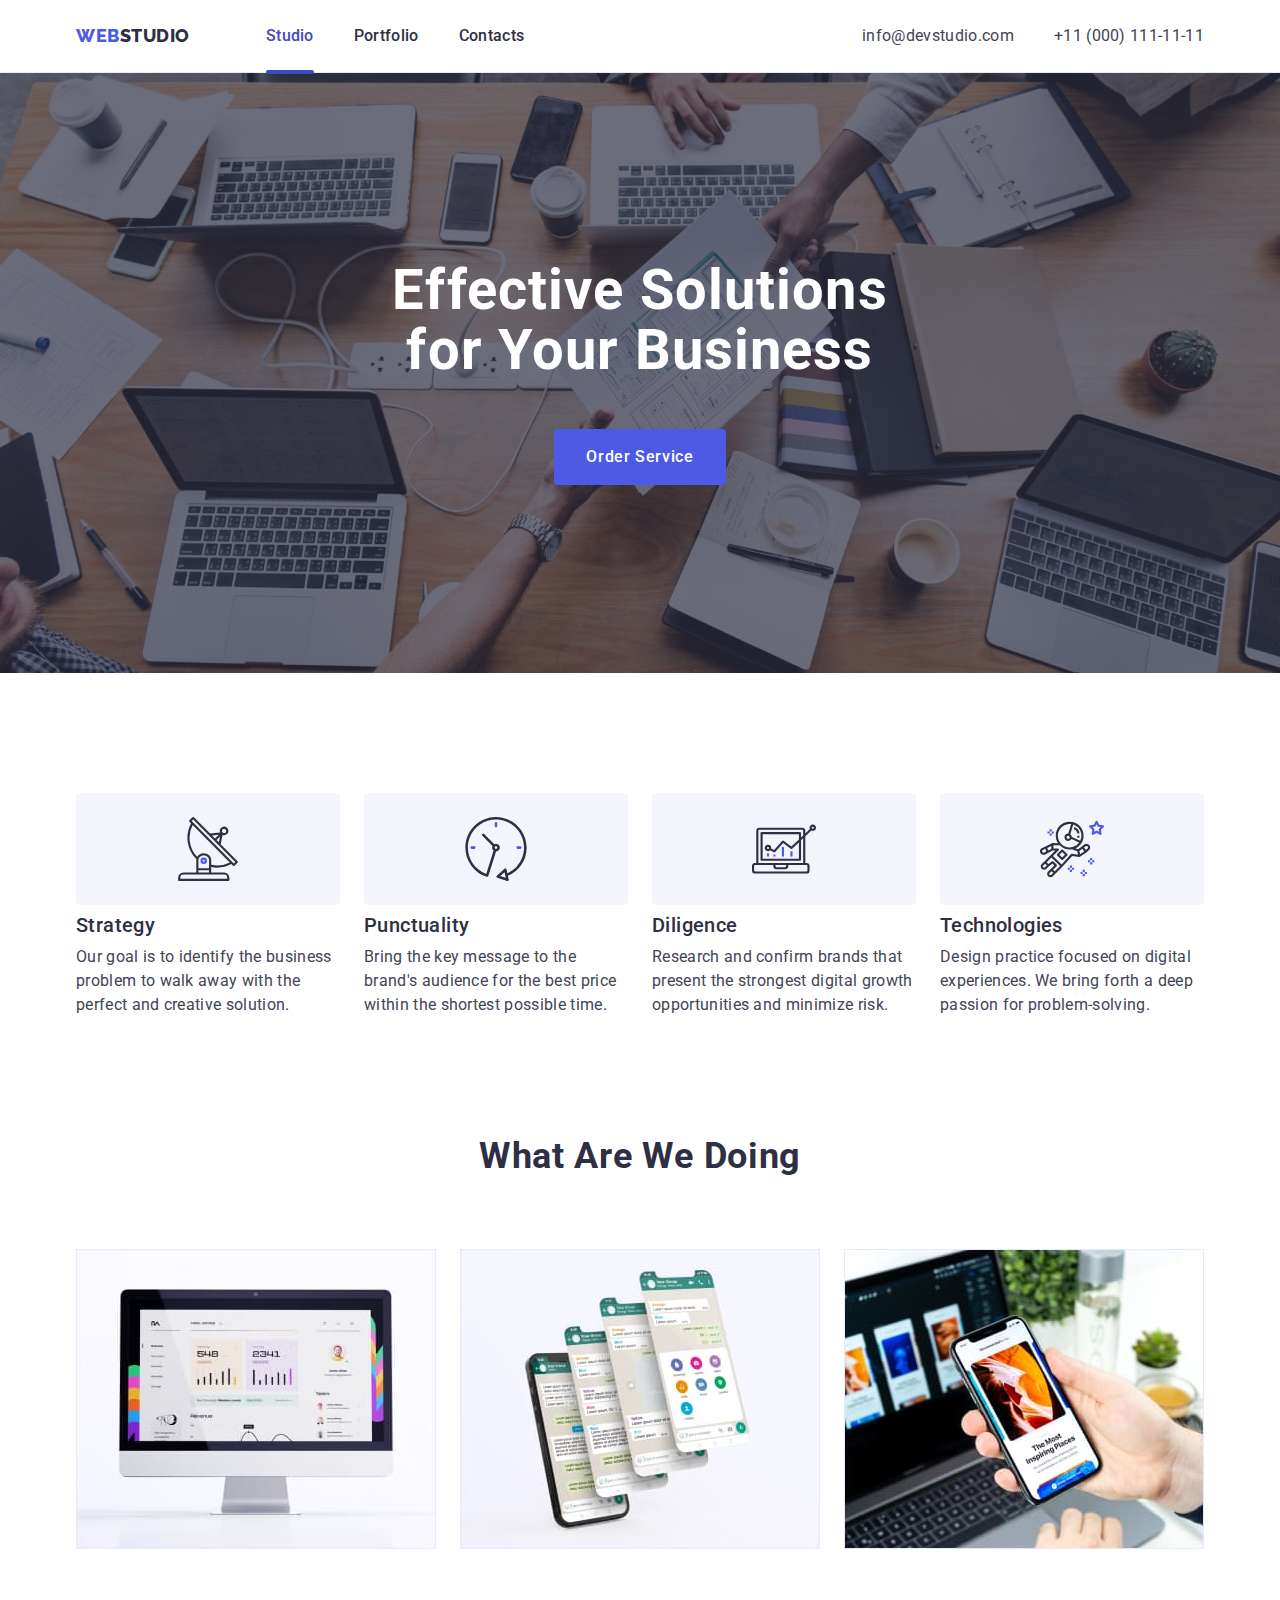
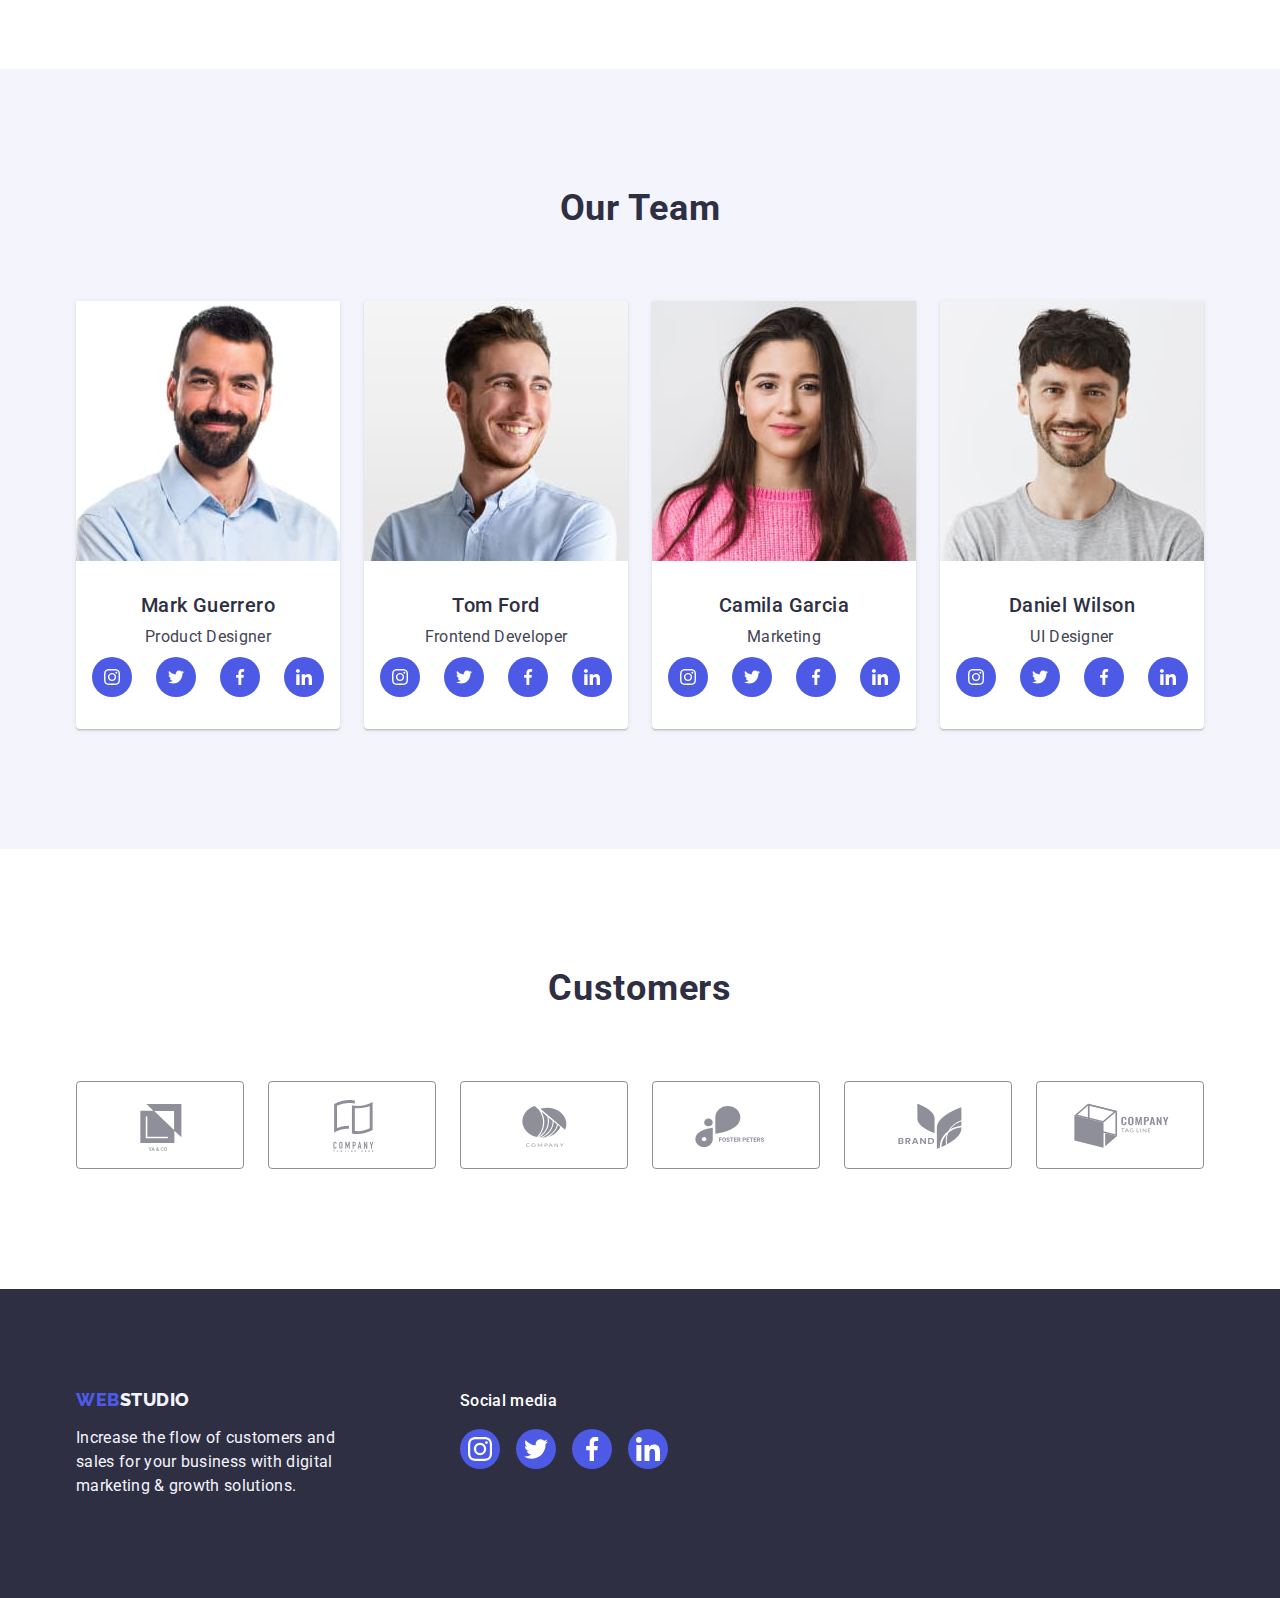
<file: index.html>
<!DOCTYPE html>
<html lang="en">
  <head>
    <meta charset="UTF-8" />
    <meta http-equiv="X-UA-Compatible" content="IE=edge" />
    <meta name="viewport" content="width=device-width, initial-scale=1.0" />
    <link rel="preconnect" href="https://fonts.googleapis.com" />
    <link rel="preconnect" href="https://fonts.gstatic.com" crossorigin />
    <link
      href="https://fonts.googleapis.com/css2?family=Raleway:wght@800&family=Roboto:wght@400;500;700;900&display=swap"
      rel="stylesheet"
    />
    <link
      rel="stylesheet"
      href="https://cdn.jsdelivr.net/npm/modern-normalize@1.1.0/modern-normalize.min.css"
    />
    <link rel="stylesheet" href="./css/styles.css" />

    <title>Document</title>
  </head>
  <body>
    <!-- Header -->
    <header class="header">
      <div class="container header-container">
        <nav class="header-nav">
          <a href="./index.html" class="logo-link link"
            >Web<span class="web-logo">Studio</span></a
          >

          <ul class="nav-list list">
            <li>
              <a href="./index.html" class="nav-list-item link current"
                >Studio</a
              >
            </li>
            <li>
              <a href="./portfolio.html" class="nav-list-item link"
                >Portfolio</a
              >
            </li>
            <li><a href="" class="nav-list-item link">Contacts</a></li>
          </ul>
        </nav>

        <address class="contact">
          <ul class="contact-list list">
            <li class="contact-list-item">
              <a class="contact-list-link link" href="mailto:info@devstudio.com"
                >info@devstudio.com</a
              >
            </li>
            <li class="contact-list-item">
              <a class="contact-list-link link" href="tel:+110001111111"
                >+11 (000) 111-11-11</a
              >
            </li>
          </ul>
        </address>
      </div>
    </header>

    <main>
      <!-- Section hero -->
      <section class="hero-section">
        <div class="container hero-container">
          <h1 class="main-title">Effective Solutions for Your Business</h1>

          <button class="btn" type="button" data-modal-open>
            Order Service
          </button>
        </div>
      </section>

      <!-- About -->
      <section class="section-about">
        <h2 class="about-title visually-hidden">About</h2>

        <div class="container about-container">
          <ul class="about-list list">
            <li class="about-list-item">
              <div class="about-icon-container">
                <svg class="about-icons">
                  <use
                    href="./images/svg-sprite/svg-sprite.svg#icon-antenna"
                  ></use>
                </svg>
              </div>
              <h3 class="about-list-title">Strategy</h3>
              <p class="about-list-text">
                Our goal is to identify the business problem to walk away with
                the perfect and creative solution.
              </p>
            </li>
            <li class="about-list-item">
              <div class="about-icon-container">
                <svg class="about-icons">
                  <use
                    href="./images/svg-sprite/svg-sprite.svg#icon-clock"
                  ></use>
                </svg>
              </div>
              <h3 class="about-list-title">Punctuality</h3>
              <p class="about-list-text">
                Bring the key message to the brand's audience for the best price
                within the shortest possible time.
              </p>
            </li>
            <li class="about-list-item">
              <div class="about-icon-container">
                <svg class="about-icons">
                  <use
                    href="./images/svg-sprite/svg-sprite.svg#icon-diagram"
                  ></use>
                </svg>
              </div>
              <h3 class="about-list-title">Diligence</h3>
              <p class="about-list-text">
                Research and confirm brands that present the strongest digital
                growth opportunities and minimize risk.
              </p>
            </li>
            <li class="about-list-item">
              <div class="about-icon-container">
                <svg class="about-icons">
                  <use
                    href="./images/svg-sprite/svg-sprite.svg#icon-astronaut"
                  ></use>
                </svg>
              </div>
              <h3 class="about-list-title">Technologies</h3>
              <p class="about-list-text">
                Design practice focused on digital experiences. We bring forth a
                deep passion for problem-solving.
              </p>
            </li>
          </ul>
        </div>
      </section>

      <!-- Gallery -->
      <section class="gallery-section">
        <div class="container gallery-container">
          <h2 class="second-title">What are we doing</h2>
          <ul class="gallery-list list">
            <li class="gallery-list-item">
              <img
                class="gallery-picture"
                src="./images/gallery/gallery-img-1.jpg"
                alt="iMac with app"
              />
            </li>
            <li class="gallery-list-item">
              <img
                class="gallery-picture"
                src="./images/gallery/gallery-img-2.jpg"
                alt="Messenger in iPhone"
              />
            </li>
            <li class="gallery-list-item">
              <img
                class="gallery-picture"
                src="./images/gallery/gallery-img-3.jpg"
                alt="iPhone with Macbook"
              />
            </li>
          </ul>
        </div>
      </section>

      <!-- Team section -->
      <section class="team-section">
        <div class="container team-container">
          <h2 class="second-title">Our Team</h2>
          <ul class="team-list list">
            <li class="team-list-item">
              <img
                class="team-list-img"
                src="./images/team/team-1.jpg"
                alt="Mark Guerrero"
                width="264"
              />
              <div class="team-card-container">
                <h3 class="teammate">Mark Guerrero</h3>
                <p class="teammate-position">Product Designer</p>
                <ul class="team-soc-list">
                  <li class="team-soc-item">
                    <a href="" class="team-soc-links">
                      <svg class="soc-icons" width="16" height="16">
                        <use
                          href="./images/svg-sprite/svg-sprite.svg#icon-instagram"
                        ></use>
                      </svg>
                    </a>
                  </li>
                  <li class="team-soc-item">
                    <a href="" class="team-soc-links">
                      <svg class="soc-icons" width="16" height="16">
                        <use
                          href="./images/svg-sprite/svg-sprite.svg#icon-twitter"
                        ></use>
                      </svg>
                    </a>
                  </li>
                  <li class="team-soc-item">
                    <a href="" class="team-soc-links">
                      <svg class="soc-icons" width="16" height="16">
                        <use
                          href="./images/svg-sprite/svg-sprite.svg#icon-facebook"
                        ></use>
                      </svg>
                    </a>
                  </li>
                  <li class="team-soc-item">
                    <a href="" class="team-soc-links">
                      <svg class="soc-icons" width="16" height="16">
                        <use
                          href="./images/svg-sprite/svg-sprite.svg#icon-linkedin"
                        ></use>
                      </svg>
                    </a>
                  </li>
                </ul>
              </div>
            </li>
            <li class="team-list-item">
              <img
                class="team-list-img"
                src="./images/team/team-2.jpg"
                alt="Tom Ford"
                width="264"
              />
              <div class="team-card-container">
                <h3 class="teammate">Tom Ford</h3>
                <p class="teammate-position">Frontend Developer</p>
                <ul class="team-soc-list">
                  <li class="team-soc-item">
                    <a href="" class="team-soc-links">
                      <svg class="soc-icons" width="16" height="16">
                        <use
                          href="./images/svg-sprite/svg-sprite.svg#icon-instagram"
                        ></use>
                      </svg>
                    </a>
                  </li>
                  <li class="team-soc-item">
                    <a href="" class="team-soc-links">
                      <svg class="soc-icons" width="16" height="16">
                        <use
                          href="./images/svg-sprite/svg-sprite.svg#icon-twitter"
                        ></use>
                      </svg>
                    </a>
                  </li>
                  <li class="team-soc-item">
                    <a href="" class="team-soc-links">
                      <svg class="soc-icons" width="16" height="16">
                        <use
                          href="./images/svg-sprite/svg-sprite.svg#icon-facebook"
                        ></use>
                      </svg>
                    </a>
                  </li>
                  <li class="team-soc-item">
                    <a href="" class="team-soc-links">
                      <svg class="soc-icons" width="16" height="16">
                        <use
                          href="./images/svg-sprite/svg-sprite.svg#icon-linkedin"
                        ></use>
                      </svg>
                    </a>
                  </li>
                </ul>
              </div>
            </li>
            <li class="team-list-item">
              <img
                class="team-list-img"
                src="./images/team/team-3.jpg"
                alt="Camila Garcia"
                width="264"
              />
              <div class="team-card-container">
                <h3 class="teammate">Camila Garcia</h3>
                <p class="teammate-position">Marketing</p>
                <ul class="team-soc-list">
                  <li class="team-soc-item">
                    <a href="" class="team-soc-links">
                      <svg class="soc-icons" width="16" height="16">
                        <use
                          href="./images/svg-sprite/svg-sprite.svg#icon-instagram"
                        ></use>
                      </svg>
                    </a>
                  </li>
                  <li class="team-soc-item">
                    <a href="" class="team-soc-links">
                      <svg class="soc-icons" width="16" height="16">
                        <use
                          href="./images/svg-sprite/svg-sprite.svg#icon-twitter"
                        ></use>
                      </svg>
                    </a>
                  </li>
                  <li class="team-soc-item">
                    <a href="" class="team-soc-links">
                      <svg class="soc-icons" width="16" height="16">
                        <use
                          href="./images/svg-sprite/svg-sprite.svg#icon-facebook"
                        ></use>
                      </svg>
                    </a>
                  </li>
                  <li class="team-soc-item">
                    <a href="" class="team-soc-links">
                      <svg class="soc-icons" width="16" height="16">
                        <use
                          href="./images/svg-sprite/svg-sprite.svg#icon-linkedin"
                        ></use>
                      </svg>
                    </a>
                  </li>
                </ul>
              </div>
            </li>
            <li class="team-list-item">
              <img
                class="team-list-img"
                src="./images/team/team-4.jpg"
                alt="Daniel Wilson"
                width="264"
              />
              <div class="team-card-container">
                <h3 class="teammate">Daniel Wilson</h3>
                <p class="teammate-position">UI Designer</p>
                <ul class="team-soc-list">
                  <li class="team-soc-item">
                    <a href="" class="team-soc-links">
                      <svg class="soc-icons" width="16" height="16">
                        <use
                          href="./images/svg-sprite/svg-sprite.svg#icon-instagram"
                        ></use>
                      </svg>
                    </a>
                  </li>
                  <li class="team-soc-item">
                    <a href="" class="team-soc-links">
                      <svg class="soc-icons" width="16" height="16">
                        <use
                          href="./images/svg-sprite/svg-sprite.svg#icon-twitter"
                        ></use>
                      </svg>
                    </a>
                  </li>
                  <li class="team-soc-item">
                    <a href="" class="team-soc-links">
                      <svg class="soc-icons" width="16" height="16">
                        <use
                          href="./images/svg-sprite/svg-sprite.svg#icon-facebook"
                        ></use>
                      </svg>
                    </a>
                  </li>
                  <li class="team-soc-item">
                    <a href="" class="team-soc-links">
                      <svg class="soc-icons" width="16" height="16">
                        <use
                          href="./images/svg-sprite/svg-sprite.svg#icon-linkedin"
                        ></use>
                      </svg>
                    </a>
                  </li>
                </ul>
              </div>
            </li>
          </ul>
        </div>
      </section>

      <!-- Customers section -->
      <section class="customers">
        <div class="container">
          <h2 class="customers-title">Customers</h2>

          <ul class="customers-list list">
            <li class="customers-list-item">
              <a href="" class="customers-list-link link">
                <svg class="customers-icons" width="104" height="56">
                  <use
                    href="./images/svg-sprite/svg-sprite.svg#icon-logo-company-one"
                  ></use>
                </svg>
              </a>
            </li>
            <li class="customers-list-item">
              <a href="" class="customers-list-link link">
                <svg class="customers-icons" width="104" height="56">
                  <use
                    href="./images/svg-sprite/svg-sprite.svg#icon-logo-company-two"
                  ></use>
                </svg>
              </a>
            </li>
            <li class="customers-list-item">
              <a href="" class="customers-list-link link">
                <svg class="customers-icons" width="104" height="56">
                  <use
                    href="./images/svg-sprite/svg-sprite.svg#icon-logo-company-three"
                  ></use>
                </svg>
              </a>
            </li>
            <li class="customers-list-item">
              <a href="" class="customers-list-link link">
                <svg class="customers-icons" width="104" height="56">
                  <use
                    href="./images/svg-sprite/svg-sprite.svg#icon-logo-company-four"
                  ></use>
                </svg>
              </a>
            </li>
            <li class="customers-list-item">
              <a href="" class="customers-list-link link">
                <svg class="customers-icons" width="104" height="56">
                  <use
                    href="./images/svg-sprite/svg-sprite.svg#icon-logo-company-five"
                  ></use>
                </svg>
              </a>
            </li>
            <li class="customers-list-item">
              <a href="" class="customers-list-link link">
                <svg class="customers-icons" width="104" height="56">
                  <use
                    href="./images/svg-sprite/svg-sprite.svg#icon-logo-company-six"
                  ></use>
                </svg>
              </a>
            </li>
          </ul>
        </div>
      </section>
    </main>

    <!-- Footer -->
    <footer class="footer">
      <div class="container footer-container">
        <div class="footer-container-secondary">
          <a class="logo-link-footer link" href="./index.html"
            >Web<span class="web-logo-footer">Studio</span></a
          >

          <p class="footer-text">
            Increase the flow of customers and sales for your business with
            digital marketing & growth solutions.
          </p>
        </div>

        <div class="footer-soc-media">
          <p class="footer-soc-text">Social media</p>

          <ul class="footer-soc-list">
            <li class="footer-soc-item">
              <a href="" class="footer-soc-links">
                <svg class="footer-soc-icons" width="24" height="24">
                  <use
                    href="./images/svg-sprite/svg-sprite.svg#icon-instagram"
                  ></use>
                </svg>
              </a>
            </li>
            <li class="footer-soc-item">
              <a href="" class="footer-soc-links">
                <svg class="footer-soc-icons" width="24" height="24">
                  <use
                    href="./images/svg-sprite/svg-sprite.svg#icon-twitter"
                  ></use>
                </svg>
              </a>
            </li>
            <li class="footer-soc-item">
              <a href="" class="footer-soc-links">
                <svg class="footer-soc-icons" width="24" height="24">
                  <use
                    href="./images/svg-sprite/svg-sprite.svg#icon-facebook"
                  ></use>
                </svg>
              </a>
            </li>
            <li class="footer-soc-item">
              <a href="" class="footer-soc-links">
                <svg class="footer-soc-icons" width="24" height="24">
                  <use
                    href="./images/svg-sprite/svg-sprite.svg#icon-linkedin"
                  ></use>
                </svg>
              </a>
            </li>
          </ul>
        </div>
      </div>
    </footer>

    <!-- Modal window -->
    <div class="backdrop is-hidden" data-modal>
      <div class="modal-window">
        <button class="modal-close-btn" data-modal-close>
          <svg class="modal-close-icon" width="8px" height="8px">
            <use
              href="./images/svg-sprite/svg-sprite.svg#icon-close-black"
            ></use>
          </svg>
        </button>
      </div>
    </div>

    <script src="./js/modal.js"></script>
  </body>
</html>
</file>
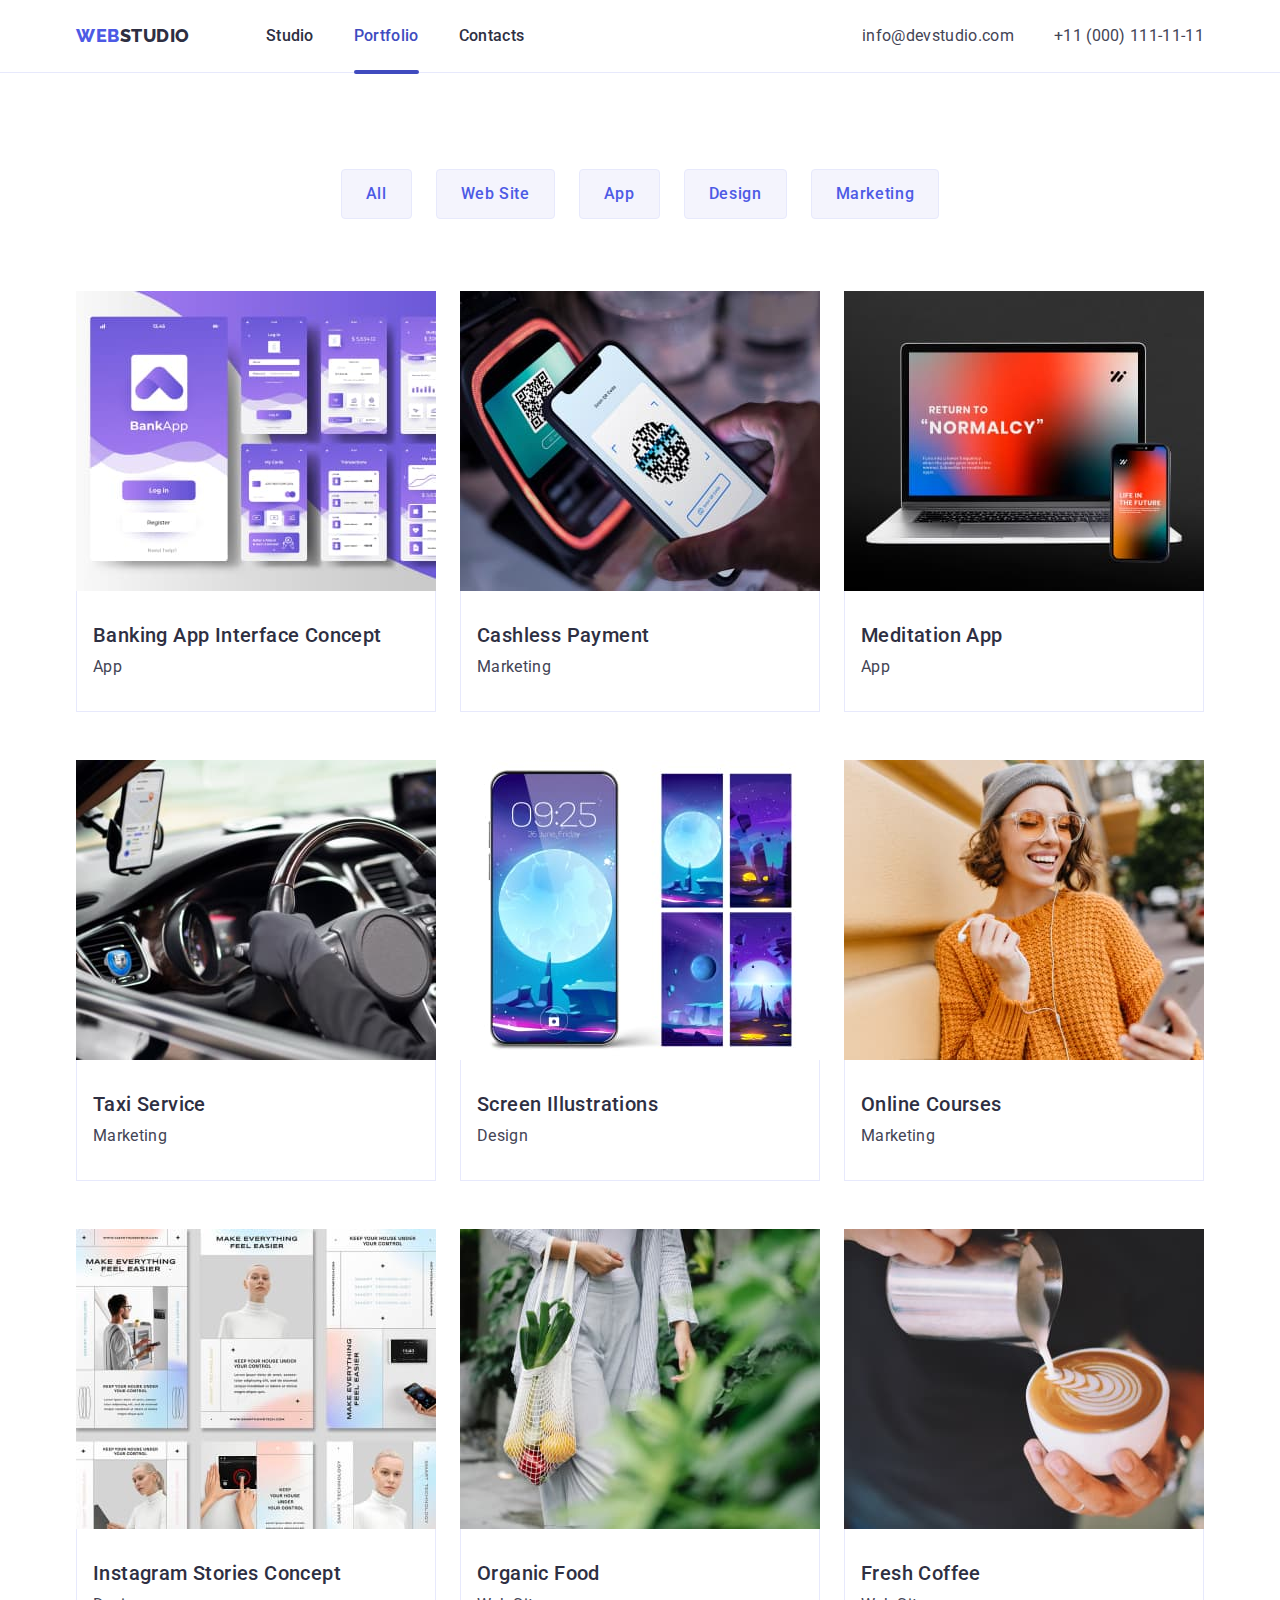
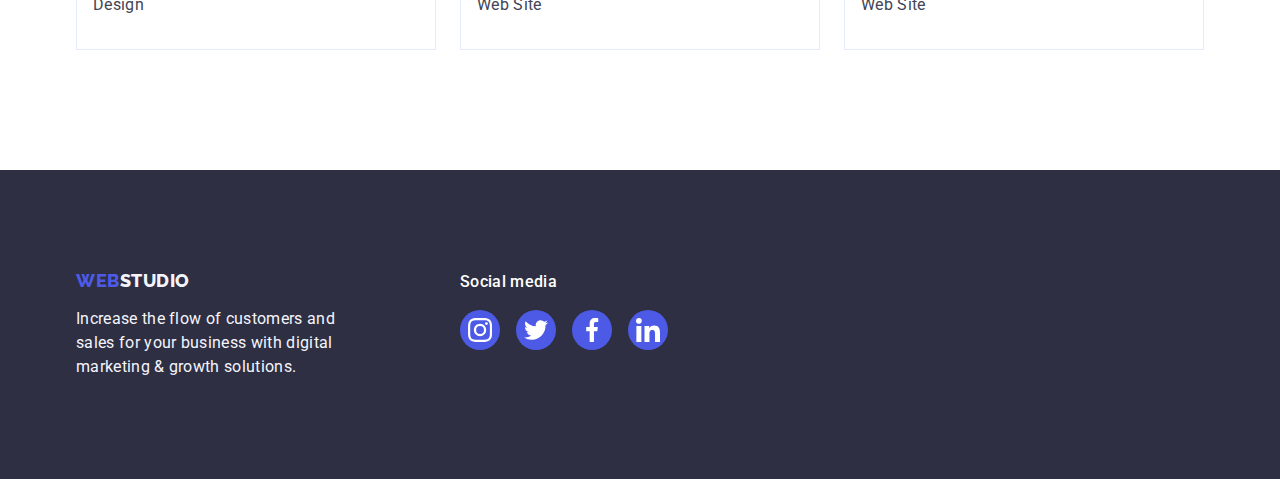
<file: portfolio.html>
<!DOCTYPE html>
<html lang="en">
  <head>
    <meta charset="UTF-8" />
    <meta http-equiv="X-UA-Compatible" content="IE=edge" />
    <meta name="viewport" content="width=device-width, initial-scale=1.0" />
    <link rel="preconnect" href="https://fonts.googleapis.com" />
    <link rel="preconnect" href="https://fonts.gstatic.com" crossorigin />
    <link
      href="https://fonts.googleapis.com/css2?family=Raleway:wght@800&family=Roboto:wght@400;500;700;900&display=swap"
      rel="stylesheet"
    />
    <link
      rel="stylesheet"
      href="https://cdn.jsdelivr.net/npm/modern-normalize@1.1.0/modern-normalize.min.css"
    />
    <link rel="stylesheet" href="./css/styles.css" />
    <title>Portfolio</title>
  </head>
  <body>
    <!-- Header -->
    <header class="header">
      <div class="container header-container">
        <nav class="header-nav">
          <a href="./index.html" class="logo-link link"
            >Web<span class="web-logo">Studio</span></a
          >

          <ul class="nav-list list">
            <li class="nav-list-item">
              <a href="./index.html" class="nav-list-item link">Studio</a>
            </li>
            <li class="nav-list-item">
              <a href="./portfolio.html" class="nav-list-item link current"
                >Portfolio</a
              >
            </li>
            <li class="nav-list-item">
              <a href="" class="nav-list-item link">Contacts</a>
            </li>
          </ul>
        </nav>

        <address class="contact">
          <ul class="contact-list list">
            <li class="contact-list-item">
              <a class="contact-list-link link" href="mailto:info@devstudio.com"
                >info@devstudio.com</a
              >
            </li>
            <li class="contact-list-item">
              <a class="contact-list-link link" href="tel:+110001111111"
                >+11 (000) 111-11-11</a
              >
            </li>
          </ul>
        </address>
      </div>
    </header>

    <!-- Main content -->
    <main>
      <section class="btn-filter">
        <h1 class="visually-hidden">Buttons</h1>
        <div class="container portfolio-container">
          <ul class="btn-list list">
            <li class="btn-list-item">
              <button class="btn-portfolio" type="button">All</button>
            </li>
            <li class="btn-list-item">
              <button class="btn-portfolio" type="button">Web Site</button>
            </li>
            <li class="btn-list-item">
              <button class="btn-portfolio" type="button">App</button>
            </li>
            <li class="btn-list-item">
              <button class="btn-portfolio" type="button">Design</button>
            </li>
            <li class="btn-list-item">
              <button class="btn-portfolio" type="button">Marketing</button>
            </li>
          </ul>

          <!-- Portfolio row -->
          <ul class="portfolio-list list">
            <li class="portfolio-list-item">
              <a href="" class="portfolio-list-link link">
                <div class="overlay-wrap">
                  <img
                    class="portfolio-images"
                    src="./images/portfolio/row-card-1.jpg"
                    alt="Site of bank"
                    width="360"
                    height="300"
                  />
                  <p class="overlay-text">
                    14 Stylish and User-Friendly App Design Concepts · Task
                    Manager App · Calorie Tracker App · Exotic Fruit Ecommerce
                    App · Cloud Storage App
                  </p>
                </div>
                <div class="portfolio-card-descr">
                  <h2 class="portfolio-cards-title">
                    Banking App Interface Concept
                  </h2>
                  <p class="portfolio-cards-subtitle">App</p>
                </div>
              </a>
            </li>
            <li class="portfolio-list-item">
              <a href="" class="portfolio-list-link link">
                <div class="overlay-wrap">
                  <img
                    class="portfolio-images"
                    src="./images/portfolio/row-card-2.jpg"
                    alt="Pay from phone"
                    width="360"
                    height="300"
                  />
                  <p class="overlay-text">
                    14 Stylish and User-Friendly App Design Concepts · Task
                    Manager App · Calorie Tracker App · Exotic Fruit Ecommerce
                    App · Cloud Storage App
                  </p>
                </div>
                <div class="portfolio-card-descr">
                  <h2 class="portfolio-cards-title">Cashless Payment</h2>
                  <p class="portfolio-cards-subtitle">Marketing</p>
                </div>
              </a>
            </li>
            <li class="portfolio-list-item">
              <a href="" class="portfolio-list-link link">
                <div class="overlay-wrap">
                  <img
                    class="portfolio-images"
                    src="./images/portfolio/row-card-3.jpg"
                    alt="Macbook and iPhone"
                    width="360"
                    height="300"
                  />
                  <p class="overlay-text">
                    14 Stylish and User-Friendly App Design Concepts · Task
                    Manager App · Calorie Tracker App · Exotic Fruit Ecommerce
                    App · Cloud Storage App
                  </p>
                </div>
                <div class="portfolio-card-descr">
                  <h2 class="portfolio-cards-title">Meditation App</h2>
                  <p class="portfolio-cards-subtitle">App</p>
                </div>
              </a>
            </li>
            <li class="portfolio-list-item">
              <a href="" class="portfolio-list-link link">
                <div class="overlay-wrap">
                  <img
                    class="portfolio-images"
                    src="./images/portfolio/row-card-4.jpg"
                    alt="Helm in the car"
                    width="360"
                    height="300"
                  />
                  <p class="overlay-text">
                    14 Stylish and User-Friendly App Design Concepts · Task
                    Manager App · Calorie Tracker App · Exotic Fruit Ecommerce
                    App · Cloud Storage App
                  </p>
                </div>
                <div class="portfolio-card-descr">
                  <h2 class="portfolio-cards-title">Taxi Service</h2>
                  <p class="portfolio-cards-subtitle">Marketing</p>
                </div>
              </a>
            </li>
            <li class="portfolio-list-item">
              <a href="" class="portfolio-list-link link">
                <div class="overlay-wrap">
                  <img
                    class="portfolio-images"
                    src="./images/portfolio/row-card-5.jpg"
                    alt="Phone and gallery of pictures"
                    width="360"
                    height="300"
                  />
                  <p class="overlay-text">
                    14 Stylish and User-Friendly App Design Concepts · Task
                    Manager App · Calorie Tracker App · Exotic Fruit Ecommerce
                    App · Cloud Storage App
                  </p>
                </div>
                <div class="portfolio-card-descr">
                  <h2 class="portfolio-cards-title">Screen Illustrations</h2>
                  <p class="portfolio-cards-subtitle">Design</p>
                </div>
              </a>
            </li>
            <li class="portfolio-list-item">
              <a href="" class="portfolio-list-link link">
                <div class="overlay-wrap">
                  <img
                    class="portfolio-images"
                    src="./images/portfolio/row-card-6.jpg"
                    alt="The girl with phone and headphones"
                    width="360"
                    height="300"
                  />
                  <p class="overlay-text">
                    14 Stylish and User-Friendly App Design Concepts · Task
                    Manager App · Calorie Tracker App · Exotic Fruit Ecommerce
                    App · Cloud Storage App
                  </p>
                </div>
                <div class="portfolio-card-descr">
                  <h2 class="portfolio-cards-title">Online Courses</h2>
                  <p class="portfolio-cards-subtitle">Marketing</p>
                </div>
              </a>
            </li>
            <li class="portfolio-list-item">
              <a href="" class="portfolio-list-link link">
                <div class="overlay-wrap">
                  <img
                    class="portfolio-images"
                    src="./images/portfolio/row-card-7.jpg"
                    alt="Pictures with instruction for Stories"
                    width="360"
                    height="300"
                  />
                  <p class="overlay-text">
                    14 Stylish and User-Friendly App Design Concepts · Task
                    Manager App · Calorie Tracker App · Exotic Fruit Ecommerce
                    App · Cloud Storage App
                  </p>
                </div>
                <div class="portfolio-card-descr">
                  <h2 class="portfolio-cards-title">
                    Instagram Stories Concept
                  </h2>
                  <p class="portfolio-cards-subtitle">Design</p>
                </div>
              </a>
            </li>
            <li class="portfolio-list-item">
              <a href="" class="portfolio-list-link link">
                <div class="overlay-wrap">
                  <img
                    class="portfolio-images"
                    src="./images/portfolio/row-card-8.jpg"
                    alt="The Package with productsWeb Site"
                    width="360"
                    height="300"
                  />
                  <p class="overlay-text">
                    14 Stylish and User-Friendly App Design Concepts · Task
                    Manager App · Calorie Tracker App · Exotic Fruit Ecommerce
                    App · Cloud Storage App
                  </p>
                </div>
                <div class="portfolio-card-descr">
                  <h2 class="portfolio-cards-title">Organic Food</h2>
                  <p class="portfolio-cards-subtitle">Web Site</p>
                </div>
              </a>
            </li>
            <li class="portfolio-list-item">
              <a href="" class="portfolio-list-link link">
                <div class="overlay-wrap">
                  <img
                    class="portfolio-images"
                    src="./images/portfolio/row-card-9.jpg"
                    alt="Milk is pouring to a cup of coffee"
                    width="360"
                    height="300"
                  />
                  <p class="overlay-text">
                    14 Stylish and User-Friendly App Design Concepts · Task
                    Manager App · Calorie Tracker App · Exotic Fruit Ecommerce
                    App · Cloud Storage App
                  </p>
                </div>
                <div class="portfolio-card-descr">
                  <h2 class="portfolio-cards-title">Fresh Coffee</h2>
                  <p class="portfolio-cards-subtitle">Web Site</p>
                </div>
              </a>
            </li>
          </ul>
        </div>
      </section>
    </main>

    <!-- Footer -->
    <footer class="footer">
      <div class="container footer-container">
        <div class="footer-container-secondary">
          <a class="logo-link-footer link" href="./index.html"
            >Web<span class="web-logo-footer">Studio</span></a
          >

          <p class="footer-text">
            Increase the flow of customers and sales for your business with
            digital marketing & growth solutions.
          </p>
        </div>

        <div class="footer-soc-media">
          <p class="footer-soc-text">Social media</p>

          <ul class="footer-soc-list">
            <li class="footer-soc-item">
              <a href="" class="footer-soc-links">
                <svg class="footer-soc-icons" width="24" height="24">
                  <use
                    href="./images/svg-sprite/svg-sprite.svg#icon-instagram"
                  ></use>
                </svg>
              </a>
            </li>
            <li class="footer-soc-item">
              <a href="" class="footer-soc-links">
                <svg class="footer-soc-icons" width="24" height="24">
                  <use
                    href="./images/svg-sprite/svg-sprite.svg#icon-twitter"
                  ></use>
                </svg>
              </a>
            </li>
            <li class="footer-soc-item">
              <a href="" class="footer-soc-links">
                <svg class="footer-soc-icons" width="24" height="24">
                  <use
                    href="./images/svg-sprite/svg-sprite.svg#icon-facebook"
                  ></use>
                </svg>
              </a>
            </li>
            <li class="footer-soc-item">
              <a href="" class="footer-soc-links">
                <svg class="footer-soc-icons" width="24" height="24">
                  <use
                    href="./images/svg-sprite/svg-sprite.svg#icon-linkedin"
                  ></use>
                </svg>
              </a>
            </li>
          </ul>
        </div>
      </div>
    </footer>
  </body>
</html>
</file>
<file: css/styles.css>
/* ========== COMPONENTS ========== */

:root {
  --main-family: "Roboto", sans-serif;
  --main-color: #2e2f42;
  --secondary-color: #434455;
  --main-background-color: #ffffff;
  --logo-color: #4d5ae5;
}

body {
  font-family: var(--main-family);
  color: var(--secondary-color);
  background-color: #ffffff;
}

h1,
h2,
h3,
h4,
h5,
h6,
p {
  margin: 0;
}

ul,
ol {
  margin: 0;
  padding: 0;
  list-style: none;
}

button {
  display: block;
  cursor: pointer;
  border: none;
  border-radius: 4px;
}

address {
  font-style: normal;
}

img {
  display: block;
  width: 100%;
  height: auto;
}

a {
  text-decoration: none;
}

.container {
  max-width: 1158px;
  margin: 0 auto;
  padding: 0 15px;
}

.visually-hidden {
  position: absolute;
  width: 1px;
  height: 1px;
  margin: -1px;
  border: 0;
  padding: 0;

  white-space: nowrap;
  clip-path: inset(100%);
  clip: rect(0 0 0 0);
  overflow: hidden;
}

/* ========== /COMPONENTS ========== */

/* ========== MAIN PAGE ========== */
/* ========== HEADER ========== */

.header {
  background: #ffffff;
  border-bottom: 1px solid #e7e9fc;
  padding-top: 24px;
  padding-bottom: 24px;
}

.header-container {
  display: flex;
  align-items: center;
}

.header-nav {
  display: flex;
  gap: 76px;
}

.nav-list {
  display: flex;
  gap: 40px;
}

.contact-list {
  display: flex;
  gap: 40px;
}

.logo-link {
  font-family: "Raleway", sans-serif;
  font-weight: 800;
  font-size: 18px;
  line-height: 1.17;
  display: flex;
  align-items: center;
  letter-spacing: 0.03em;
  text-transform: uppercase;
  color: var(--logo-color);
}

.web-logo {
  font-family: "Raleway", sans-serif;
  font-style: normal;
  font-weight: 800;
  font-size: 18px;
  line-height: 1.17;
  display: flex;
  align-items: center;
  letter-spacing: 0.03em;
  text-transform: uppercase;
  color: #2e2f42;
}

.nav-list-item {
  font-weight: 500;
  font-size: 16px;
  line-height: 1.5;
  letter-spacing: 0.02em;
  color: var(--main-color);

  transition: color 250ms cubic-bezier(0.4, 0, 0.2, 1);
}

.nav-list-item:hover,
.nav-list-item:focus {
  color: #404bbf;
}

.current {
  position: relative;
  color: #404bbf;
}

.current::after {
  display: flex;
  content: "";
  width: 100%;
  height: 4px;
  border-radius: 2px;
  background-color: #404bbf;

  position: absolute;
  left: 0;
  bottom: -29px;
}

.contact {
  font-style: normal;
  margin-left: auto;
}

.contact-list-item {
}
.contact-list-link {
  font-weight: 400;
  font-size: 16px;
  line-height: 1.5;
  letter-spacing: 0.02em;
  color: var(--secondary-color);

  transition: color 250ms cubic-bezier(0.4, 0, 0.2, 1);
}

.contact-list-link:hover,
.contact-list-link:focus {
  color: #404bbf;
}

/* ========== /HEADER ========== */

/* ========== HERO SECTION ========== */

.hero-section {
  background-color: var(--main-color);
  padding: 188px 0;
  text-align: center;
  background-image: linear-gradient(
      rgba(46, 47, 66, 0.7),
      rgba(46, 47, 66, 0.7)
    ),
    url(../images/background-image/hero-bg-image.jpg);
  background-repeat: no-repeat;
  background-position: center;
  max-width: 1440px;
  margin: 0 auto;
  height: 600px;
}

.main-title {
  font-weight: 700;
  font-size: 56px;
  line-height: 1.07;
  text-align: center;
  letter-spacing: 0.02em;
  color: #ffffff;
  width: 496px;
  margin: 0 auto;
  margin-bottom: 48px;
}

.btn {
  font-family: "Roboto", sans-serif;
  font-weight: 500;
  font-size: 16px;
  line-height: 1.5;
  align-items: center;
  letter-spacing: 0.04em;
  color: #ffffff;
  background-color: var(--logo-color);

  padding: 16px 32px;
  margin: 0 auto;

  transition: background-color 250ms cubic-bezier(0.4, 0, 0.2, 1);
}

.btn:hover,
.btn:focus {
  color: #ffffff;
  background-color: #404bbf;
}

/* ========== /HERO SECTION ========== */

/* ========== SECTION ABOUT ========== */
.section-about {
  padding-top: 120px;
  padding-bottom: 120px;
}

.about-list {
  display: flex;
  gap: 24px;
}
.about-list-item {
  width: 264px;
}

.about-icon-container {
  height: 112px;
  margin-bottom: 8px;
  border-radius: 4px;
  display: flex;
  justify-content: center;
  align-items: center;

  background-color: #f4f4fd;
  border-radius: 4px;
}

.about-icons {
  width: 64px;
  height: 64px;
}

.about-list-title {
  font-weight: 500;
  font-size: 20px;
  line-height: 1.2;
  letter-spacing: 0.02em;
  color: var(--main-color);
  margin-bottom: 8px;
}
.about-list-text {
  font-size: 16px;
  line-height: 1.5;
  letter-spacing: 0.02em;
}
/* ========== /SECTION ABOUT ========== */

/* ========== SECTION GALLERY ========== */
.gallery-section {
  padding-bottom: 120px;
}

.second-title {
  font-weight: 700;
  font-size: 36px;
  line-height: 1.11;
  text-align: center;
  letter-spacing: 0.02em;
  text-transform: capitalize;
  color: var(--main-color);
  margin-bottom: 72px;
}
.gallery-list {
  display: flex;
  gap: 24px;
}

.gallery-picture {
  display: block;
  max-width: 100%;
  height: auto;
}
/* ========== /SECTION GALLERY ========== */

/* ========== SECTION TEAM ========== */
.team-section {
  padding-top: 120px;
  padding-bottom: 120px;
  background-color: #f4f4fd;
}

.team-list {
  display: flex;
  gap: 24px;
}

.second-title {
  font-weight: 700;
  font-size: 36px;
  line-height: 1.11;
  text-align: center;
  letter-spacing: 0.02em;
  text-transform: capitalize;
  color: var(--main-color);
  margin-bottom: 72px;
}
.team-list {
}

.team-list-item {
  background-color: #ffffff;
  box-shadow: 0px 1px 6px rgba(46, 47, 66, 0.08),
    0px 1px 1px rgba(46, 47, 66, 0.16), 0px 2px 1px rgba(46, 47, 66, 0.08);
  border-radius: 0px 0px 4px 4px;
}

.team-card-container {
  padding: 32px 0;
}

.team-list-img {
}
.teammate {
  font-weight: 500;
  font-size: 20px;
  line-height: 1.2;
  text-align: center;
  letter-spacing: 0.02em;
  color: var(--main-color);
  margin-bottom: 8px;
}
.teammate-position {
  font-size: 16px;
  line-height: 1.5;
  text-align: center;
  letter-spacing: 0.02em;
  margin-bottom: 8px;
}

.team-soc-list {
  display: flex;
  justify-content: center;
  gap: 24px;
}

.team-soc-item {
  width: 40px;
  height: 40px;
}

.team-soc-links {
  width: 100%;
  height: 100%;
  border-radius: 50%;
  background-color: var(--logo-color);
  display: flex;
  justify-content: center;
  align-items: center;
  transition: background-color 250ms cubic-bezier(0.4, 0, 0.2, 1);
}

.team-soc-links:hover,
.team-soc-links:focus {
  background-color: #404bbf;
}

.soc-icons {
  fill: var(--main-background-color);
  transition: fill 250ms cubic-bezier(0.4, 0, 0.2, 1);
}

/* ========== /SECTION TEAM ========== */

/* ========== CUSTOMERS SECTION ========== */
.customers {
  padding: 120px 0;
}
.customers-title {
  font-weight: 700;
  font-size: 36px;
  line-height: 1.11;
  text-align: center;
  letter-spacing: 0.02em;
  text-transform: capitalize;
  margin-bottom: 72px;
  color: var(--main-color);
}
.customers-list {
  display: flex;
  justify-content: center;
  gap: 24px;
}

.customers-list-item {
  width: 168px;
  height: 88px;
}

.customers-icons {
  fill: currentColor;
}

.customers-list-link {
  width: 100%;
  height: 100%;
  display: flex;
  justify-content: center;
  align-items: center;
  color: #8e8f99;
  border: 1px solid currentColor;
  border-radius: 4px;

  transition: color 250ms cubic-bezier(0.4, 0, 0.2, 1);
}

.customers-list-link:hover,
.customers-list-link:focus {
  color: #404bbf;
}

/* ========== /CUSTOMERS SECTION ========== */

/* ========== FOOTER ========== */

.footer {
  background-color: #2e2f42;
  padding-top: 100px;
  padding-bottom: 100px;
}

.footer-container {
  display: flex;
}

.footer-container-secondary {
  width: 264px;
  margin-right: 120px;
}

.footer-text {
  font-size: 16px;
  line-height: 1.5;
  letter-spacing: 0.02em;
  color: #f4f4fd;
}

.web-logo-footer {
  font-family: "Raleway", sans-serif;
  font-weight: 800;
  font-size: 18px;
  line-height: 1.17;
  display: flex;
  align-items: center;
  letter-spacing: 0.03em;
  text-transform: uppercase;
  color: #f4f4fd;
}

.logo-link-footer {
  font-family: "Raleway", sans-serif;
  font-weight: 800;
  font-size: 18px;
  line-height: 1.17;
  display: flex;
  align-items: center;
  letter-spacing: 0.03em;
  text-transform: uppercase;
  margin-bottom: 16px;
  color: var(--logo-color);
}

.footer-soc-text {
  font-weight: 500;
  font-size: 16px;
  line-height: 1.5;
  letter-spacing: 0.02em;
  color: #ffffff;
  margin-bottom: 16px;
}

.footer-soc-list {
  display: flex;
  justify-content: center;
  gap: 16px;
}

.footer-soc-item {
  width: 40px;
  height: 40px;
}

.footer-soc-links {
  width: 100%;
  height: 100%;
  border-radius: 50%;
  background-color: var(--logo-color);
  display: flex;
  justify-content: center;
  align-items: center;

  transition: background-color 250ms cubic-bezier(0.4, 0, 0.2, 1);
}

.footer-soc-links:hover,
.footer-soc-links:focus {
  background-color: #31d0aa;
}

.footer-soc-icons {
  fill: var(--main-background-color);
}
/* ========== /FOOTER ========== */
/* ========== /MAIN PAGE ========== */

/* ========== PORTFOLIO PAGE ========== */
/* ========== PORTFOLIO FILTER OF BUTTONS ========== */

.btn-list {
  display: flex;
  justify-content: center;
  gap: 24px;
  margin-bottom: 72px;
}
.btn-list-item {
}

.btn-portfolio {
  font-family: "Roboto", sans-serif;
  font-weight: 500;
  font-size: 16px;
  line-height: 1.5;

  display: flex;
  align-items: center;
  text-align: center;
  letter-spacing: 0.04em;
  color: #4d5ae5;

  cursor: pointer;
  padding: 12px 24px;

  background-color: #f4f4fd;
  border: 1px solid #e7e9fc;
  border-radius: 4px;

  transition: background-color 250ms cubic-bezier(0.4, 0, 0.2, 1),
    color 250ms cubic-bezier(0.4, 0, 0.2, 1),
    box-shadow 250ms cubic-bezier(0.4, 0, 0.2, 1);
}

.btn-portfolio:hover,
.btn-portfolio:focus {
  color: #ffffff;
  background-color: #404bbf;
  box-shadow: 0px 3px 1px rgba(0, 0, 0, 0.1), 0px 2px 1px rgba(0, 0, 0, 0.08),
    0px 2px 2px rgba(0, 0, 0, 0.12);
}
/* ========== FILTER OF BUTTONS ========== */

/* ========== PORTFOLIO ROWS ========== */

.portfolio-container {
  padding-bottom: 120px;
  padding-top: 96px;
}

.portfolio-list {
  display: flex;
  flex-wrap: wrap;
  gap: 48px 24px;
}

.portfolio-card-descr {
  background: #ffffff;
  border: 1px solid #e7e9fc;
  border-top: 0;
  padding-top: 32px;
  padding-bottom: 32px;
  padding-left: 16px;
}

.portfolio-list-link {
  display: block;

  transition: box-shadow 250ms cubic-bezier(0.4, 0, 0.2, 1);
}

.portfolio-list-link:hover,
.portfolio-list-link:focus {
  box-shadow: 0px 1px 6px rgba(46, 47, 66, 0.08),
    0px 1px 1px rgba(46, 47, 66, 0.16), 0px 2px 1px rgba(46, 47, 66, 0.08);
}

.overlay-wrap {
  position: relative;
  overflow: hidden;
}

.overlay-text {
  position: absolute;
  top: 0;
  left: 0;

  overflow: auto;
  width: 100%;
  height: 100%;
  padding: 40px 32px;
  background-color: var(--logo-color);
  transform: translateY(100%);

  font-size: 16px;
  line-height: 1.5;
  letter-spacing: 0.02em;
  color: #f4f4fd;

  transition: transform 250ms cubic-bezier(0.4, 0, 0.2, 1);
}

.portfolio-list-link:hover .overlay-text,
.portfolio-list-link:focus .overlay-text {
  transform: translateY(0%);
}

.portfolio-cards-title {
  font-weight: 500;
  font-size: 20px;
  line-height: 1.2;
  letter-spacing: 0.02em;
  color: var(--main-color);
  margin-bottom: 8px;
}
.portfolio-cards-subtitle {
  font-size: 16px;
  line-height: 1.5;
  letter-spacing: 0.02em;
  color: var(--secondary-color);
}
/* ========== /PORTFOLIO ROWS ========== */

/* ========== MODAL WINDOW ========== */

.is-hidden {
  visibility: hidden;
  opacity: 0;
  pointer-events: none;
}

.backdrop {
  width: 100%;
  height: 100%;

  position: fixed;
  top: 0;
  left: 0;

  background-color: rgba(46, 47, 66, 0.4);

  transition: visibility 250ms cubic-bezier(0.4, 0, 0.2, 1),
    opacity 250ms cubic-bezier(0.4, 0, 0.2, 1);
}

.modal-window {
  width: 408px;
  min-height: 576px;

  background-color: #fcfcfc;
  box-shadow: 0px 1px 1px rgba(0, 0, 0, 0.14), 0px 1px 3px rgba(0, 0, 0, 0.12),
    0px 2px 1px rgba(0, 0, 0, 0.2);
  border-radius: 4px;

  position: absolute;
  top: 50%;
  left: 50%;
  transform: translate(-50%, -50%);
  transition: width 250ms cubic-bezier(0.4, 0, 0.2, 1);
}

.backdrop.is-hidden .modal-window {
  width: 0;
}

.modal-close-btn {
  width: 24px;
  height: 24px;

  background-color: #e7e9fc;
  border: 1px solid rgba(0, 0, 0, 0.1);
  border-radius: 50%;

  position: absolute;
  top: 24px;
  right: 24px;

  display: flex;
  justify-content: center;
  align-items: center;
  transition: background-color 250ms cubic-bezier(0.4, 0, 0.2, 1);
}

.modal-close-icon {
  transition: fill 250ms cubic-bezier(0.4, 0, 0.2, 1);
}

.modal-close-btn:hover,
.modal-close-btn:focus {
  background-color: #404bbf;
}

.modal-close-btn:hover .modal-close-icon,
.modal-close-btn:focus .modal-close-icon {
  fill: #ffffff;
}

/* ========== MODAL WINDOW ========== */
</file>
